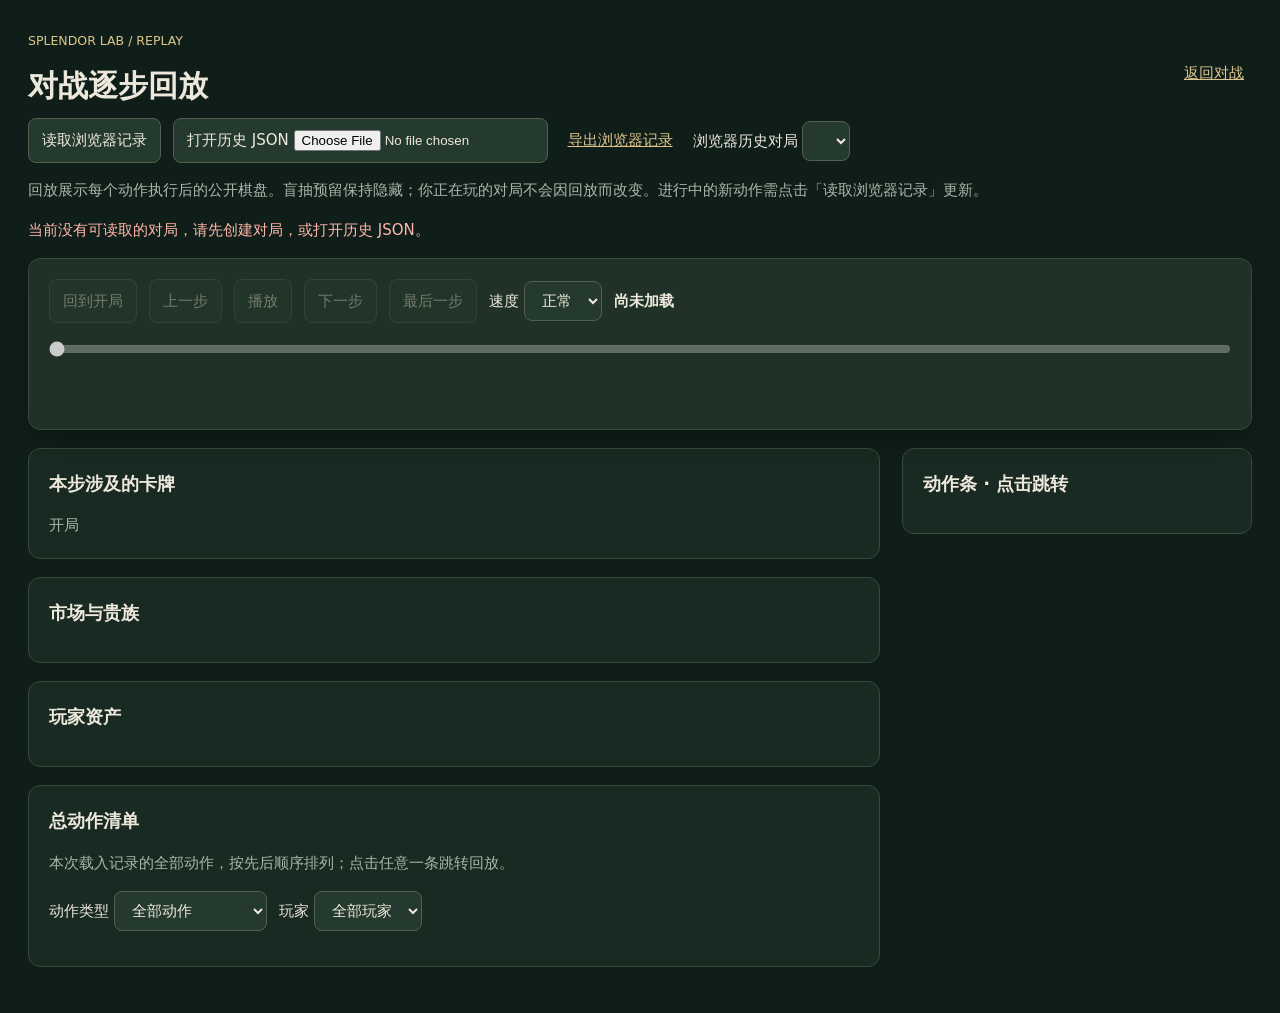
<file: replay.html>
<!doctype html><html lang="zh-CN"><head><meta charset="utf-8"><meta name="viewport" content="width=device-width,initial-scale=1"><title>璀璨宝石 · 逐步回放</title><link rel="stylesheet" href="./replay.css"><script type="module" src="./browser-client.js"></script></head>
<body><header><div><small>SPLENDOR LAB / REPLAY</small><h1>对战逐步回放</h1></div><a href="./">返回对战</a></header>
<div class="tools"><button id="current">读取浏览器记录</button><label class="file">打开历史 JSON <input id="file" type="file" accept=".json,application/json"></label><a href="#" data-download-record>导出浏览器记录</a></div>
<p id="meta"></p><p class="muted">回放展示每个动作执行后的公开棋盘。盲抽预留保持隐藏；你正在玩的对局不会因回放而改变。进行中的新动作需点击「读取浏览器记录」更新。</p><p id="error" role="alert"></p>
<section class="transport"><div class="tools"><button id="first" disabled>回到开局</button><button id="prev" disabled>上一步</button><button id="play" disabled>播放</button><button id="next" disabled>下一步</button><button id="last" disabled>最后一步</button><label>速度 <select id="speed"><option value="1600">慢速</option><option value="900" selected>正常</option><option value="400">快速</option></select></label><strong id="position">尚未加载</strong></div><input id="step" type="range" min="0" max="0" value="0" disabled aria-label="回放进度"><div id="description" aria-live="polite"></div></section>
<main><div><section><h2>本步涉及的卡牌</h2><div id="focus" class="focus muted">开局</div></section><section><h2>市场与贵族</h2><div id="market"></div><div id="nobles"></div><p id="bank"></p></section><section><h2>玩家资产</h2><div id="players" class="players"></div></section></div><aside><h2>动作条 · 点击跳转</h2><div id="timeline" role="list" aria-label="动作时间线"></div></aside></main></body></html>
</file>
<file: replay.css>
:root{font:15px/1.65 system-ui,'Microsoft YaHei',sans-serif;color:#ede8dc;background:#101e19}*{box-sizing:border-box}body{max-width:1480px;margin:auto;padding:28px}header,.tools{display:flex;align-items:center;gap:12px;flex-wrap:wrap}header{justify-content:space-between}h1{margin:8px 0}h2{font-size:18px;margin:0 0 14px}small,a{color:#dfc58d}a{padding:8px}button,select,.file{font:inherit;border:1px solid #526050;border-radius:8px;background:#253a2e;color:#eee8db;padding:9px 13px}button{cursor:pointer}button:hover{border-color:#dfc58d}button:disabled{opacity:.4;cursor:default}button:focus-visible,a:focus-visible,input:focus-visible{outline:2px solid #dfc58d;outline-offset:3px}.file input{max-width:240px}section,aside{background:#192a22;border:1px solid #354b3b;border-radius:12px;padding:20px;margin-bottom:18px}.transport{position:sticky;top:0;z-index:2;background:#203227;box-shadow:0 8px 24px #0004}#step{width:100%;accent-color:#dfc58d;margin:18px 0}#description{font-size:17px;color:#eed39a;min-height:2em}main{display:grid;grid-template-columns:minmax(0,1fr) 350px;gap:22px}aside{align-self:start;position:sticky;top:210px}#timeline{max-height:65vh;overflow:auto;display:grid;gap:8px}.event{display:block;width:100%;text-align:left;background:#17261e;line-height:1.6}.event small{display:block}.event.active{border-color:#dfc58d;background:#394632;box-shadow:inset 3px 0 #dfc58d}.cards{display:grid;grid-template-columns:repeat(4,minmax(0,1fr));gap:10px}.card{border:1px solid #536451;border-top:5px solid var(--gem);border-radius:8px;background:#263a2b;padding:12px;min-height:104px}.card b{display:block;color:var(--gem)}.card p{font-size:12px;margin:7px 0}.focus .card{max-width:360px}.players{display:grid;grid-template-columns:repeat(2,minmax(0,1fr));gap:12px}.player{padding:14px;border:1px solid #536451;border-radius:9px}.player.active{border-color:#dfc58d}.player p{margin:7px 0;font-size:13px}.muted{color:#a7b8aa}#error{color:#ffb6a9}.noble{display:inline-block;padding:10px;border:1px solid #536451;margin:10px 8px 0 0;border-radius:8px;font-size:12px}@media(max-width:1000px){main{grid-template-columns:1fr}aside{position:static}#timeline{max-height:400px}}@media(max-width:600px){body{padding:12px}.cards,.players{grid-template-columns:repeat(2,minmax(0,1fr))}.tools{gap:7px}button,select{padding:7px}.transport{position:static}}
#action-ledger{display:grid;grid-template-columns:1fr;gap:9px;max-height:560px;overflow:auto}.action-tag{display:inline-block;border-radius:5px;padding:2px 7px;margin:5px 6px 2px 0;background:#35483c;color:#e1e9dd}.action-tag.take{color:#92c8eb}.action-tag.buy{color:#9cdbac}.action-tag.reserve{color:#f0ce7c}.action-tag.discard{color:#e8a5a0}
</file>
